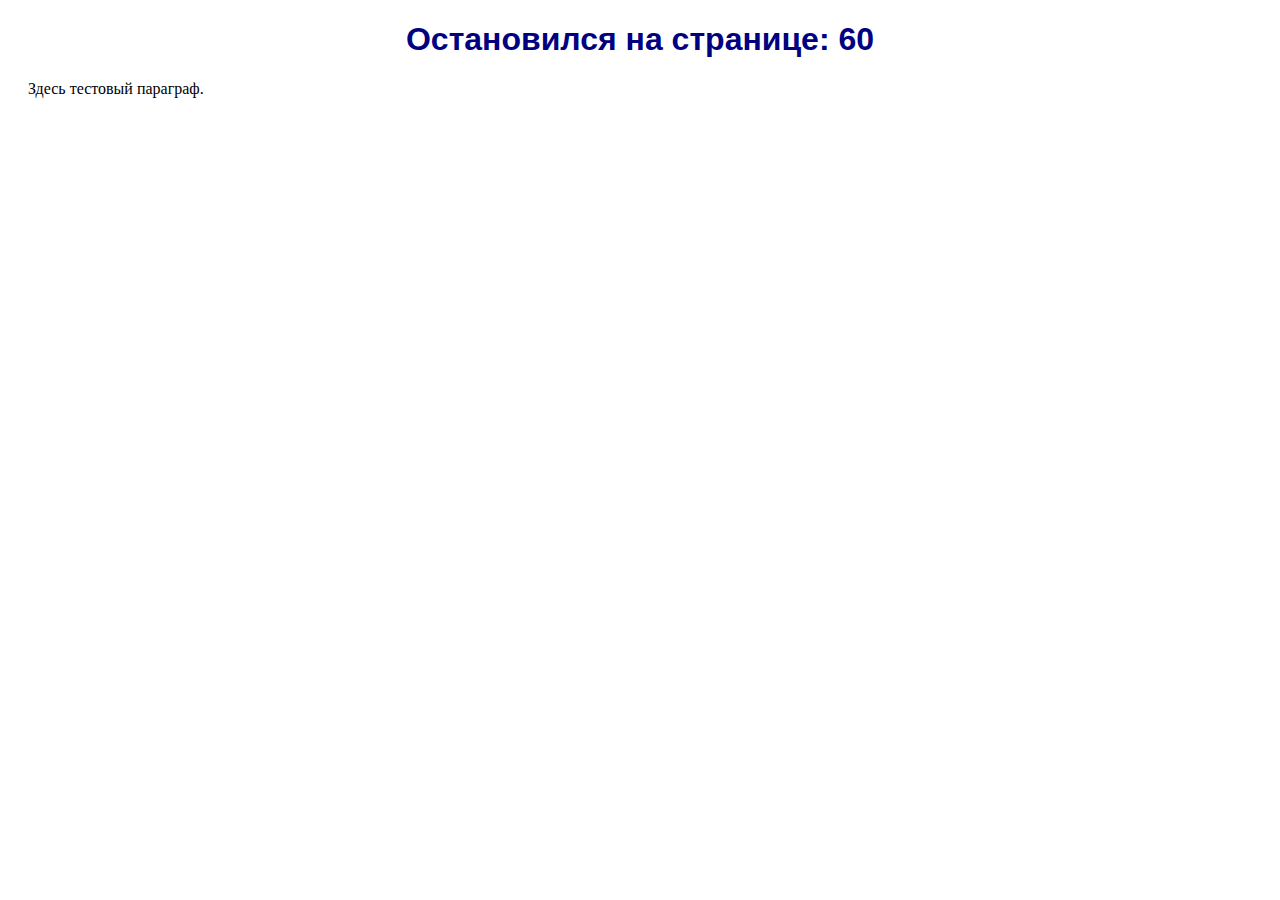
<file: index.html>
<!DOCTYPE html>
<html lang="en">
    <head>
    <meta charset="utf-8">
    <title>Learn 1</title>
    <link rel="stylesheet" href="./css/style.css">
    <script src="./js/script.js"></script>
    </head>
    <body>
        <h1>Остановился на странице: 60</h1>
        <p>Здесь тестовый параграф.</p>
    </body>
</html>
</file>
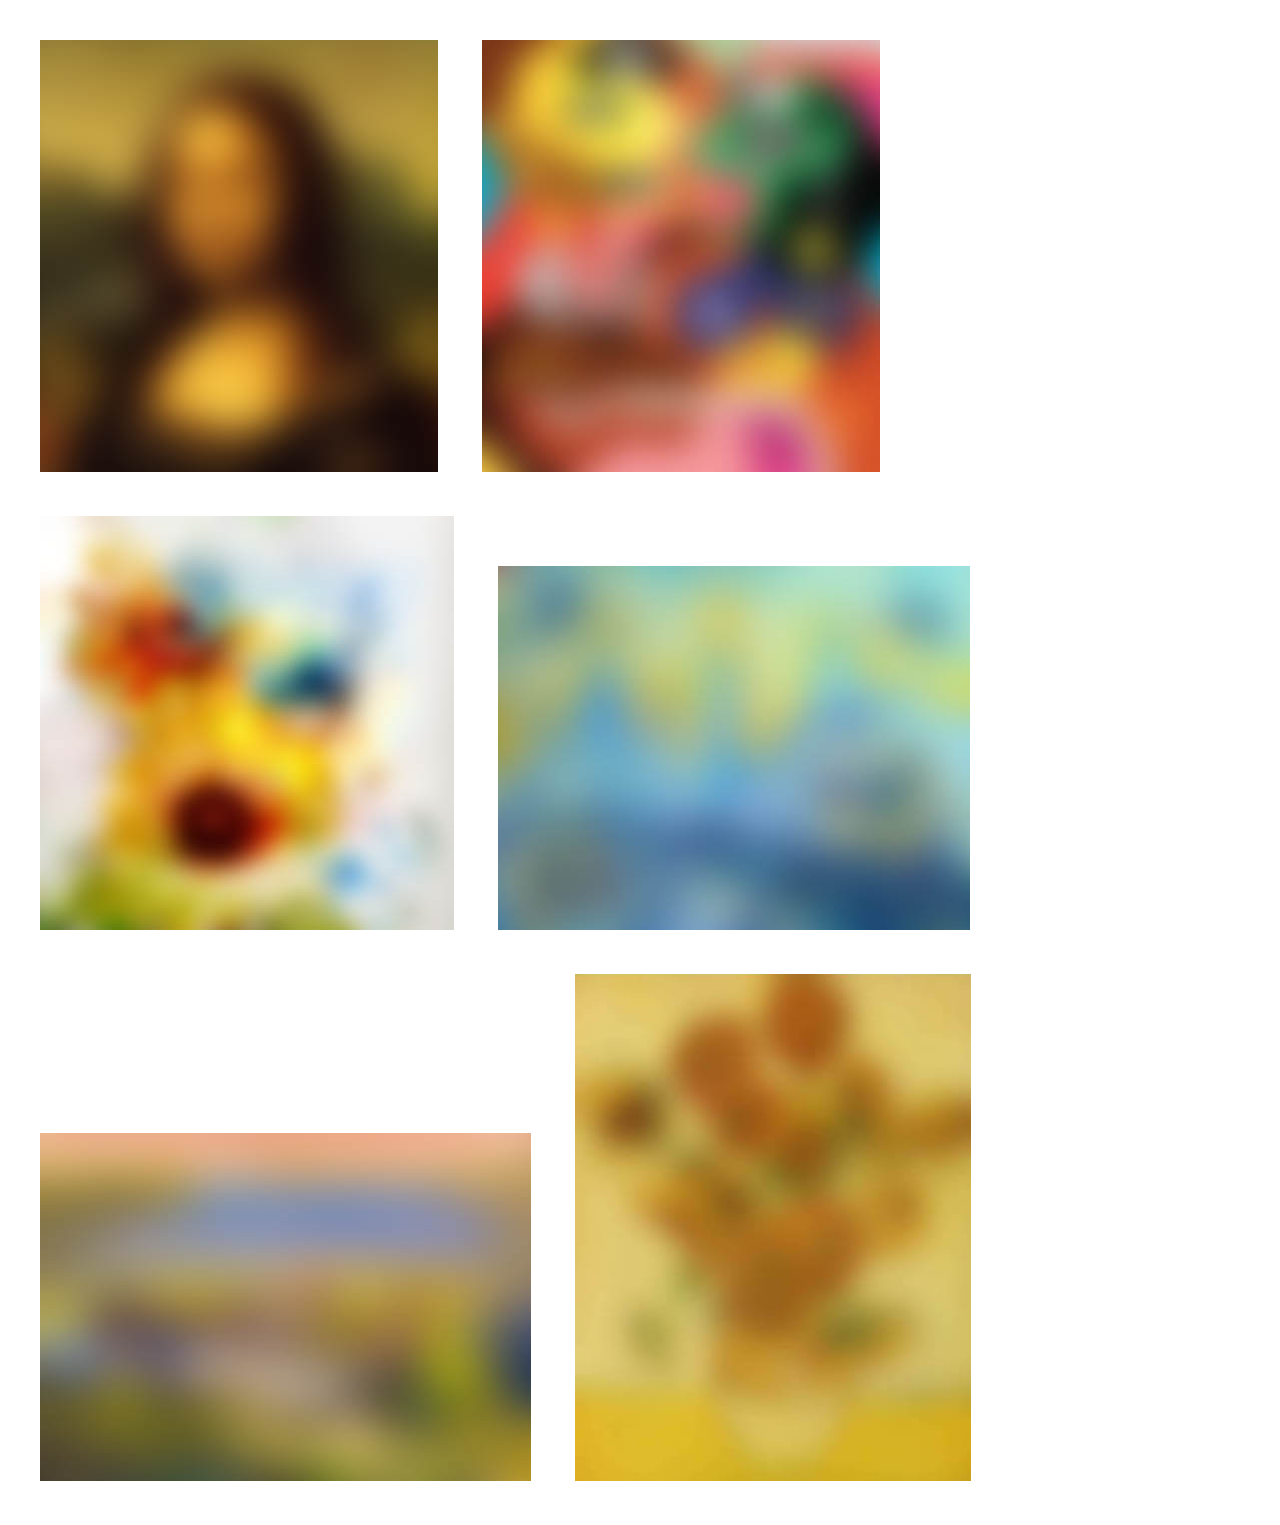
<file: chapter_9/index.html>
<!DOCTYPE html>
<html lang="en">
    <head>
    <meta charset="utf-8">
    <title>Learn 1</title>
    <link rel="stylesheet" href="../chapter_9/css/style.css">
    </head>
    <body>
        <img id="zero" src="../chapter_9/images/zeroblur.jpg"/>
        <img id="one" src="../chapter_9/images/oneblur.jpg">
        <img id="two" src="../chapter_9/images/twoblur.jpg">
        <img id="three" src="../chapter_9/images/threeblur.jpg">
        <img id="four" src="../chapter_9/images/fourblur.jpg">
        <img id="five" src="../chapter_9/images/fiveblur.jpg">
        <script src="../chapter_9/js/scripts.js"></script>
    </body>
</html>
</file>
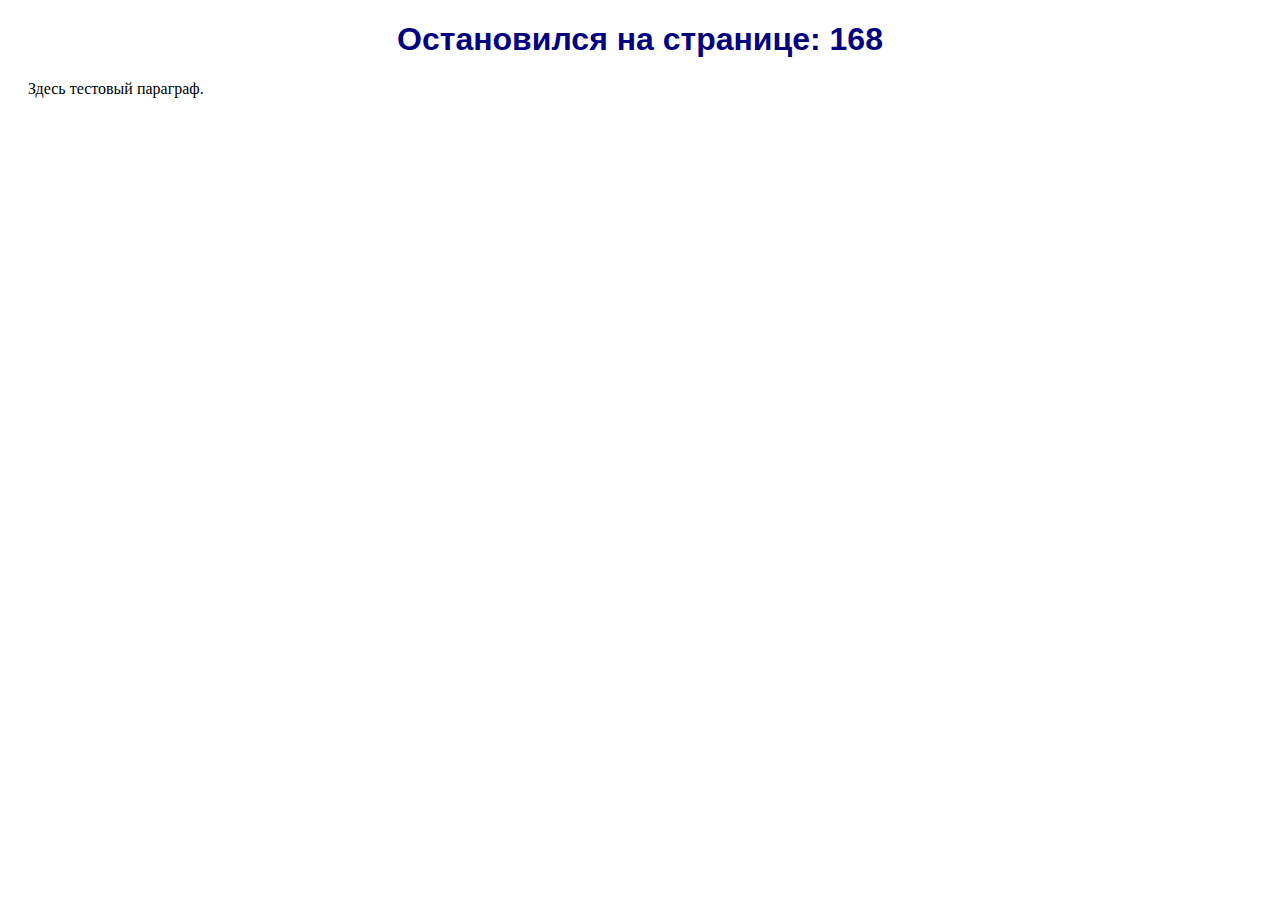
<file: bubble.html>
<!DOCTYPE html>
<html lang="en">
    <head>
    <meta charset="utf-8">
    <title>Learn 1</title>
    <link rel="stylesheet" href="./css/style.css">
    </head>
    <body>
        <script src="./js/bubble.js"></script>
        <h1>Остановился на странице: 168</h1>
        <p>Здесь тестовый параграф.</p>
    </body>
</html>
</file>
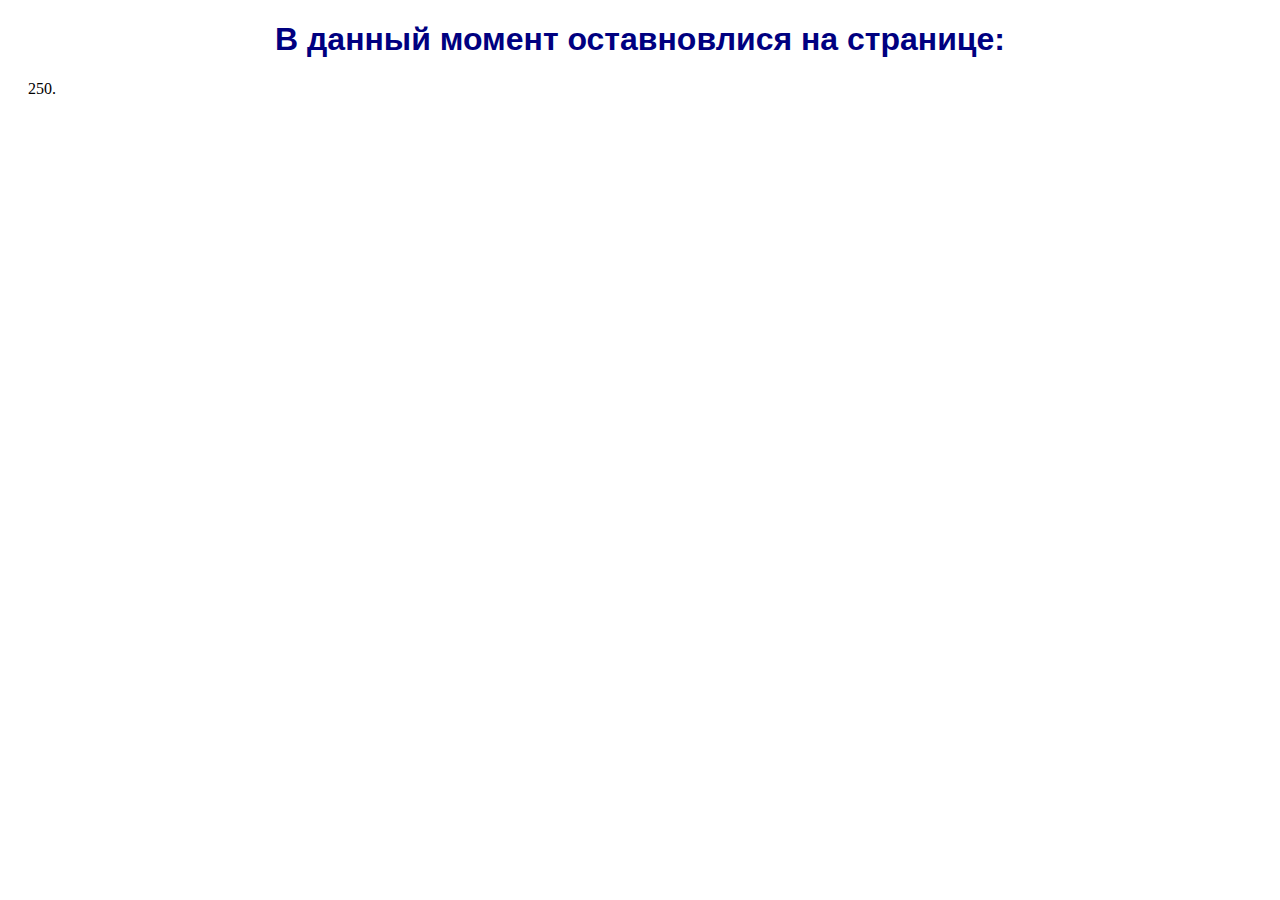
<file: dom.html>
<!DOCTYPE html>
<html lang="en">
    <head>
    <meta charset="utf-8">
    <title>Learn 1</title>
    <link rel="stylesheet" href="./css/style.css">
    </head>
    <body>
        <script src="./js/dom.js"></script>
        <h1>В данный момент оставновлися на странице:</h1>
        <p id="prf">250.</p>
    </body>
</html>
</file>
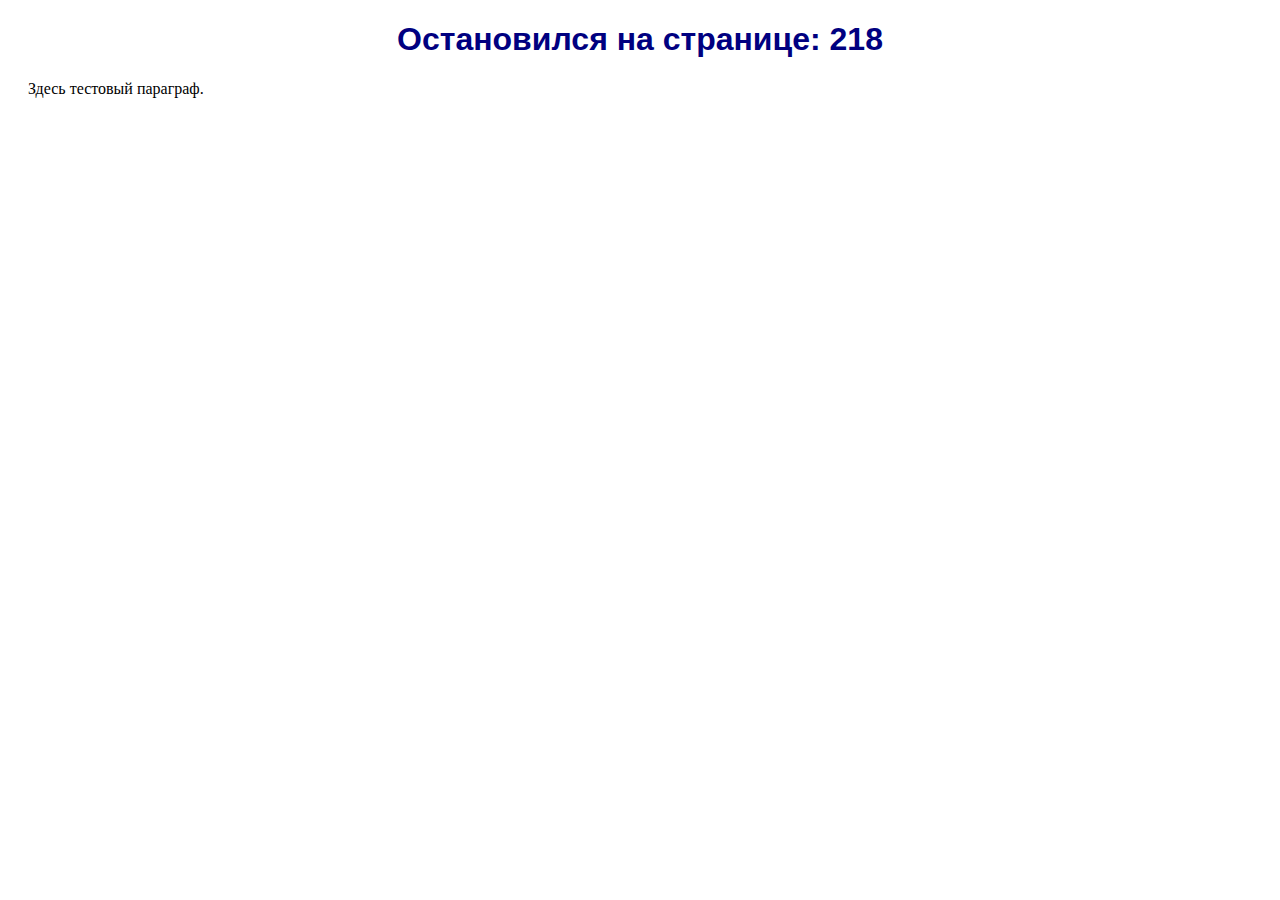
<file: point.html>
<!DOCTYPE html>
<html lang="en">
    <head>
    <meta charset="utf-8">
    <title>Learn 1</title>
    <link rel="stylesheet" href="./css/style.css">
    </head>
    <body>
        <script src="./js/object.js"></script>
        <h1>Остановился на странице: 218</h1>
        <p>Здесь тестовый параграф.</p>
    </body>
</html>
</file>
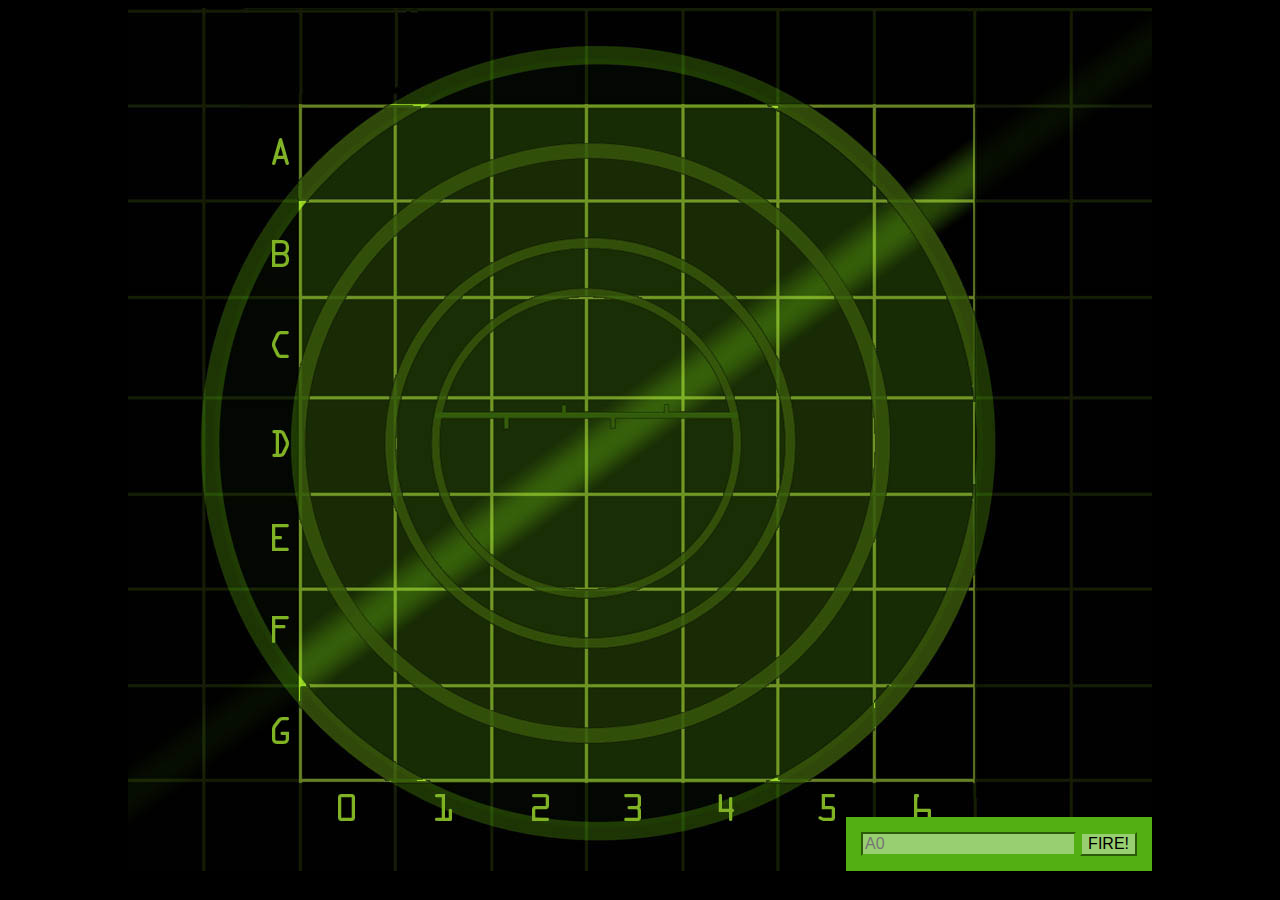
<file: sea.html>
<!DOCTYPE html>
<html lang="en">
    <head>
    <meta charset="utf-8">
    <title>Game</title>
    <link rel="stylesheet" href="./css/sea.css">
    </head>
    <body >
        <div id="board">
            <div id="messageArea"></div>
            <table> 
                <tr>
                    <td id="00"></td>
                    <td id="01"></td>
                    <td id="02"></td>
                    <td id="03"></td>
                    <td id="04"></td>
                    <td id="05"></td>
                    <td id="06"></td>
                </tr>
                <tr>
                    <td id="10"></td>
                    <td id="11"></td>
                    <td id="12"></td>
                    <td id="13"></td>
                    <td id="14"></td>
                    <td id="15"></td>
                    <td id="16"></td>
                </tr>
                <tr>
                    <td id="20"></td>
                    <td id="21"></td>
                    <td id="22"></td>
                    <td id="23"></td>
                    <td id="24"></td>
                    <td id="25"></td>
                    <td id="26"></td>
                </tr>
                <tr>
                    <td id="30"></td>
                    <td id="31"></td>
                    <td id="32"></td>
                    <td id="33"></td>
                    <td id="34"></td>
                    <td id="35"></td>
                    <td id="36"></td>
                </tr>
                <tr>
                    <td id="40"></td>
                    <td id="41"></td>
                    <td id="42"></td>
                    <td id="43"></td>
                    <td id="44"></td>
                    <td id="45"></td>
                    <td id="46"></td>
                </tr>
                <tr>
                    <td id="50"></td>
                    <td id="51"></td>
                    <td id="52"></td>
                    <td id="53"></td>
                    <td id="54"></td>
                    <td id="55"></td>
                    <td id="56"></td>
                </tr>
                <tr>
                    <td id="60"></td>
                    <td id="61"></td>
                    <td id="62"></td>
                    <td id="63"></td>
                    <td id="64"></td>
                    <td id="65"></td>
                    <td id="66"></td>
                </tr>
            </table>
            <form>
                <input type="text" id="guessInput" placeholder="A0"/>
                <input type="button" id="fireButton" value="FIRE!"/>
            </form>
        </div>
        <script src="./js/sea.js"></script>
    </body>
</html>
</file>
<file: css/style.css>
H1 {
  color: #000080;
  font-size: 200%;
  font-family: Arial, Verdana, sans-serif;
  text-align: center;
}
P {
  padding-left: 20px;
}
.redtext {
  color: red;
}
</file>
<file: chapter_9/css/style.css>
body {
    margin: 20px;
}
img {
    margin: 20px;
}
p {
    color:yellow;
    font-size: xx-large;
}
</file>
<file: css/sea.css>
body {
    background-color: rgb(0, 0, 0);
}

div#board {
	position: relative;
	width: 1024px;  
	height: 863px;
	margin: auto;
	background: url("../images/board.jpg") no-repeat;
}

div#messageArea {
	position: absolute;
	top: 0px;
	left: 0px;
	color: rgb(83, 175, 19);
}

.hit {
	background: url("../images/ship.png") no-repeat center center;
}

.miss {
	background: url("../images/miss.png") no-repeat center center;
}

table {
	position: absolute;
	left: 173px;
	top: 98px;
	border-spacing: 0px;
}

td {
	width: 94px;
	height: 94px;
}

form {
	position: absolute;
	bottom: 0px;
	right: 0px;
	padding: 15px;
	background-color: rgb(83, 175, 19);
}

form input {
	background-color: rgb(152, 207, 113);
	border-color: rgb(83, 175, 19);
	font-size: 1em;
}
</file>
